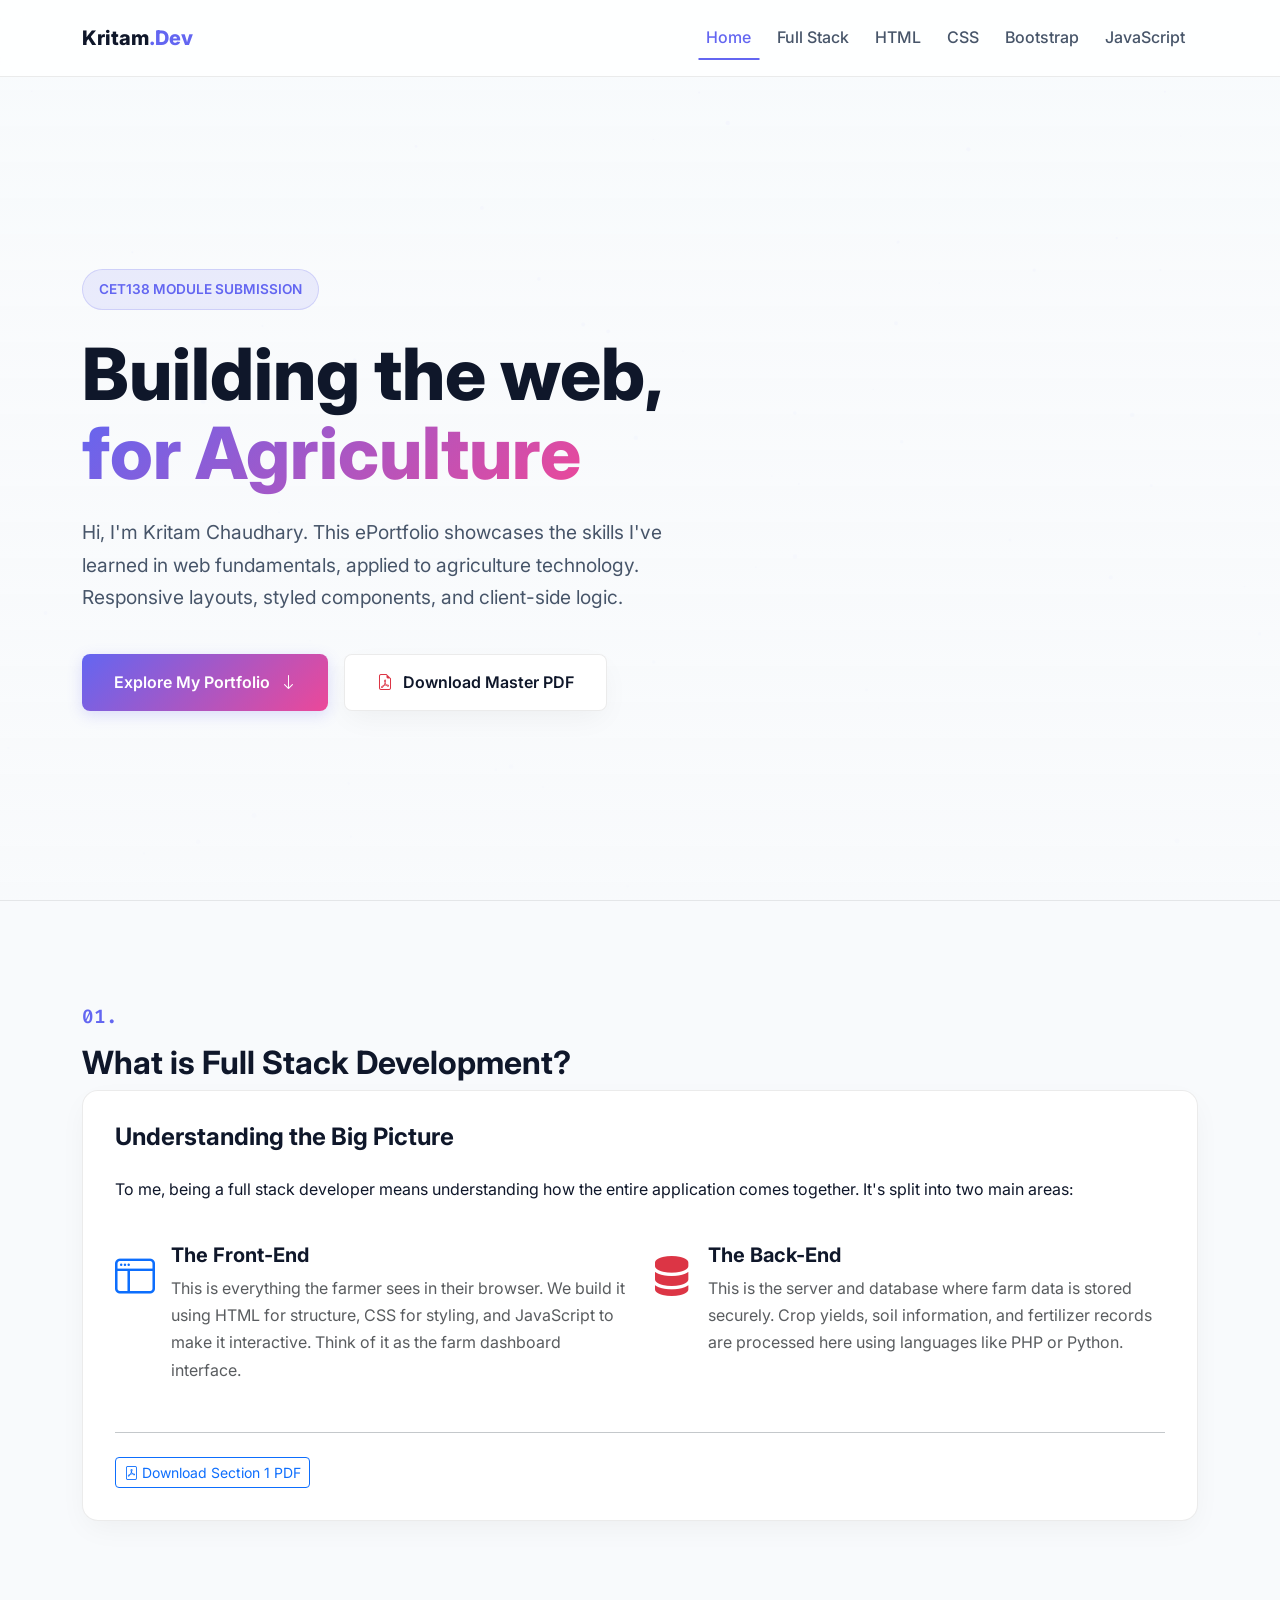
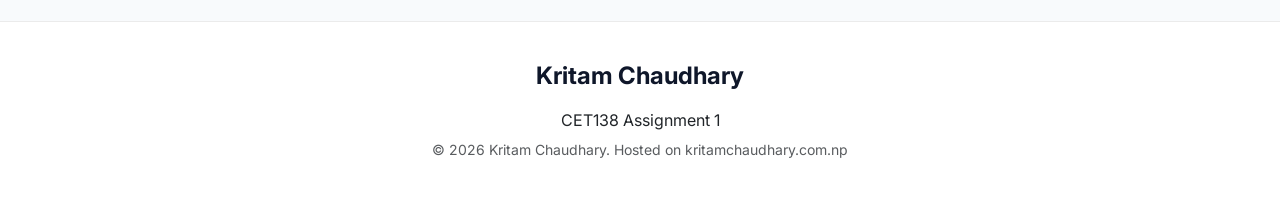
<file: index.html>
<!DOCTYPE html>
<html lang="en">
<head>
    <meta charset="UTF-8">
    <meta name="viewport" content="width=device-width, initial-scale=1.0">
    <meta name="description" content="Kritam Chaudhary - Junior Full Stack Developer ePortfolio">
    <title>Kritam Chaudhary | Agriculture Web Portfolio</title>
    
    <!-- Google Fonts -->
    <link rel="preconnect" href="https://fonts.googleapis.com">
    <link rel="preconnect" href="https://fonts.gstatic.com" crossorigin>
    <link href="https://fonts.googleapis.com/css2?family=Inter:wght@300;400;500;600;700;800&family=Fira+Code:wght@400;600&display=swap" rel="stylesheet">
    
    <!-- Bootstrap 5 CSS -->
    <link href="https://cdn.jsdelivr.net/npm/bootstrap@5.3.2/dist/css/bootstrap.min.css" rel="stylesheet">
    <!-- Bootstrap Icons -->
    <link rel="stylesheet" href="https://cdn.jsdelivr.net/npm/bootstrap-icons@1.11.1/font/bootstrap-icons.css">
    
    <link rel="stylesheet" href="main.css">
</head>
<body>

    <canvas id="bg-canvas"></canvas>

    <!-- NAVBAR -->
    <nav id="navbar" class="navbar navbar-expand-lg navbar-light fixed-top navbar-custom py-3">
        <div class="container">
            <a class="navbar-brand" href="#hero">
                Kritam<span class="brand-accent">.Dev</span>
            </a>
            <button class="navbar-toggler border-0" type="button" data-bs-toggle="collapse" data-bs-target="#navbarNav">
                <i class="bi bi-list fs-2"></i>
            </button>
            <div class="collapse navbar-collapse" id="navbarNav">
                <ul class="navbar-nav ms-auto nav-tracker">
                    <li class="nav-item"><a class="nav-link active" href="#hero">Home</a></li>
                    <li class="nav-item"><a class="nav-link" href="#section-fullstack">Full Stack</a></li>
                    <li class="nav-item"><a class="nav-link" href="htmldemo.html">HTML</a></li>
                    <li class="nav-item"><a class="nav-link" href="cssdemo.html">CSS</a></li>
                    <li class="nav-item"><a class="nav-link" href="bootstrapdemo.html">Bootstrap</a></li>
                    <li class="nav-item"><a class="nav-link" href="javascriptdemo.html">JavaScript</a></li>
                </ul>
            </div>
        </div>
    </nav>

    <!-- HERO SECTION -->
    <section id="hero" class="hero-section">
        <div class="container">
            <div class="row align-items-center">
                <div class="col-lg-8 fade-in-up">
                    <span class="hero-badge">CET138 Module Submission</span>
                    <h1 class="hero-title">
                        Building the web, <br>
                        <span class="gradient-text">for Agriculture</span>
                    </h1>
                    <p class="hero-subtitle">
                        Hi, I'm Kritam Chaudhary. This ePortfolio showcases the skills I've learned in web fundamentals, applied to agriculture technology. Responsive layouts, styled components, and client-side logic.
                    </p>
                    <div class="d-flex gap-3 flex-wrap">
                        <a href="#section-fullstack" class="btn-custom btn-primary-custom">
                            Explore My Portfolio <i class="bi bi-arrow-down"></i>
                        </a>
                        <a href="kritam_master_portfolio.pdf" target="_blank" class="btn-custom btn-pdf">
                            <i class="bi bi-file-earmark-pdf text-danger"></i> Download Master PDF
                        </a>
                    </div>
                </div>
            </div>
        </div>
    </section>

    <!-- SECTION 1: FULL STACK -->
    <section id="section-fullstack" class="content-section">
        <div class="container">
            <div class="section-header fade-in-up">
                <span class="section-number">01.</span>
                <h2>What is Full Stack Development?</h2>
            </div>
            <div class="row fade-in-up">
                <div class="col-12">
                    <div class="explanation-box">
                        <h4 class="mb-4">Understanding the Big Picture</h4>
                        <p>To me, being a full stack developer means understanding how the entire application comes together. It's split into two main areas:</p>
                        
                        <div class="row mt-4 mb-4">
                            <div class="col-md-6 mb-4">
                                <div class="d-flex gap-3">
                                    <i class="bi bi-window-sidebar fs-1 text-primary"></i>
                                    <div>
                                        <h5>The Front-End</h5>
                                        <p class="text-muted text-sm mb-0">This is everything the farmer sees in their browser. We build it using HTML for structure, CSS for styling, and JavaScript to make it interactive. Think of it as the farm dashboard interface.</p>
                                    </div>
                                </div>
                            </div>
                            <div class="col-md-6 mb-4">
                                <div class="d-flex gap-3">
                                    <i class="bi bi-server fs-1 text-danger"></i>
                                    <div>
                                        <h5>The Back-End</h5>
                                        <p class="text-muted text-sm mb-0">This is the server and database where farm data is stored securely. Crop yields, soil information, and fertilizer records are processed here using languages like PHP or Python.</p>
                                    </div>
                                </div>
                            </div>
                        </div>
                        
                        <div class="mt-auto pt-4 border-top border-secondary-subtle">
                            <a href="01_fullstack.pdf" target="_blank" class="btn btn-sm btn-outline-primary">
                                <i class="bi bi-file-pdf"></i> Download Section 1 PDF
                            </a>
                        </div>
                    </div>
                </div>
            </div>
        </div>
    </section>

    <footer>
        <div class="container">
            <h4 class="mb-3">Kritam Chaudhary</h4>
            <p class="mb-1 text-dark">CET138 Assignment 1</p>
            <p class="small text-muted">&copy; 2026 Kritam Chaudhary. Hosted on kritamchaudhary.com.np</p>
        </div>
    </footer>

    <!-- Bootstrap JS -->
    <script src="https://cdn.jsdelivr.net/npm/bootstrap@5.3.2/dist/js/bootstrap.bundle.min.js"></script>
    <script src="main.js"></script>
</body>
</html>
</file>
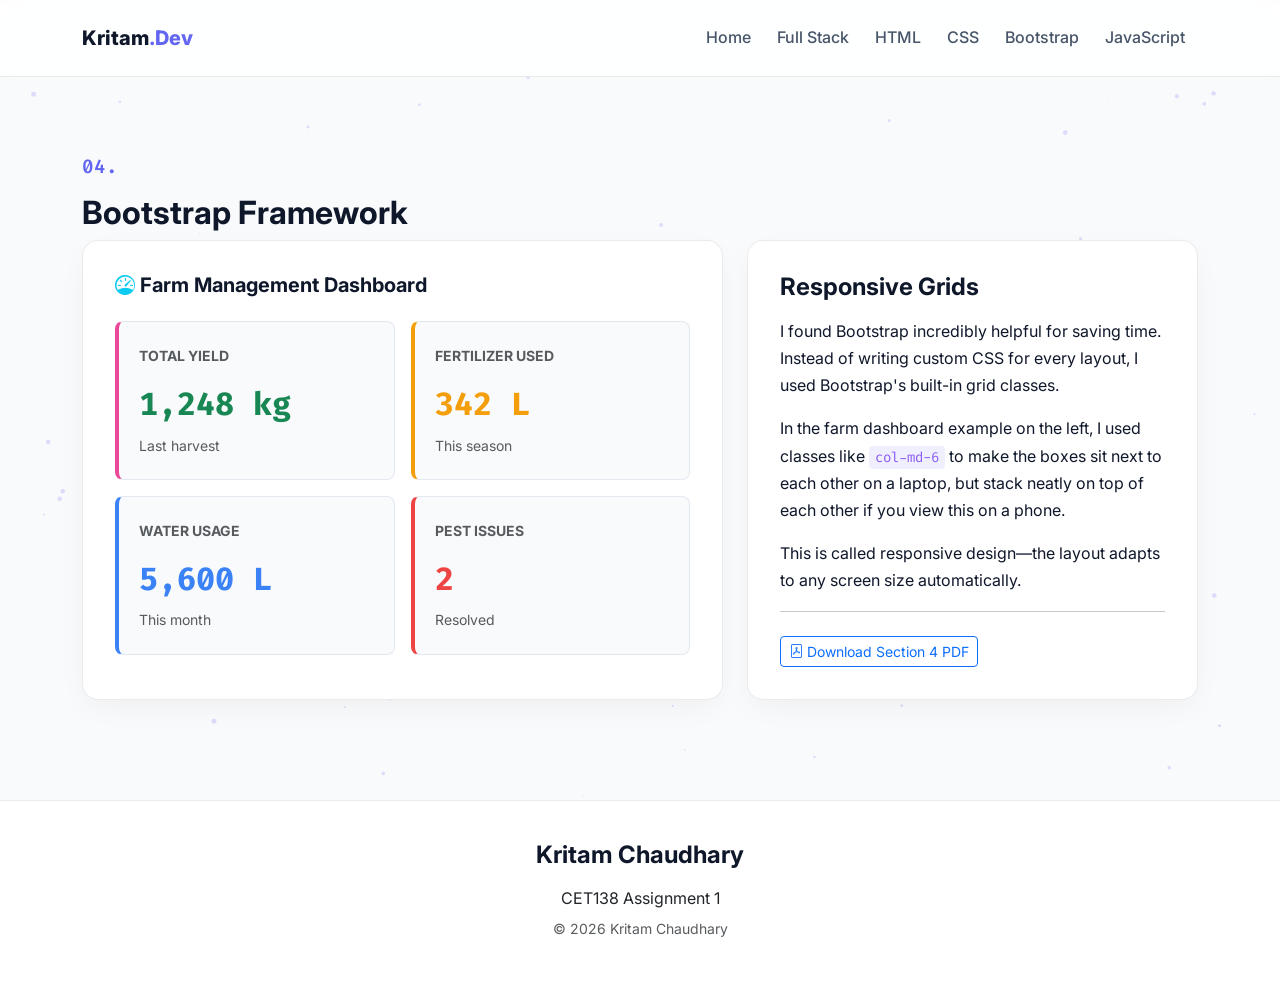
<file: bootstrapdemo.html>
<!DOCTYPE html>
<html lang="en">
<head>
    <meta charset="UTF-8">
    <meta name="viewport" content="width=device-width, initial-scale=1.0">
    <meta name="description" content="Bootstrap Demo - Farm Dashboard">
    <title>Bootstrap Demo | Agriculture Portfolio</title>
    
    <link rel="preconnect" href="https://fonts.googleapis.com">
    <link rel="preconnect" href="https://fonts.gstatic.com" crossorigin>
    <link href="https://fonts.googleapis.com/css2?family=Inter:wght@300;400;500;600;700;800&family=Fira+Code:wght@400;600&display=swap" rel="stylesheet">
    
    <link href="https://cdn.jsdelivr.net/npm/bootstrap@5.3.2/dist/css/bootstrap.min.css" rel="stylesheet">
    <link rel="stylesheet" href="https://cdn.jsdelivr.net/npm/bootstrap-icons@1.11.1/font/bootstrap-icons.css">
    
    <link rel="stylesheet" href="main.css">
</head>
<body>

    <canvas id="bg-canvas"></canvas>

    <!-- NAVBAR -->
    <nav id="navbar" class="navbar navbar-expand-lg navbar-light fixed-top navbar-custom py-3">
        <div class="container">
            <a class="navbar-brand" href="index.html">
                Kritam<span class="brand-accent">.Dev</span>
            </a>
            <button class="navbar-toggler border-0" type="button" data-bs-toggle="collapse" data-bs-target="#navbarNav">
                <i class="bi bi-list fs-2"></i>
            </button>
            <div class="collapse navbar-collapse" id="navbarNav">
                <ul class="navbar-nav ms-auto nav-tracker">
                    <li class="nav-item"><a class="nav-link" href="index.html">Home</a></li>
                    <li class="nav-item"><a class="nav-link" href="index.html#section-fullstack">Full Stack</a></li>
                    <li class="nav-item"><a class="nav-link" href="htmldemo.html">HTML</a></li>
                    <li class="nav-item"><a class="nav-link" href="cssdemo.html">CSS</a></li>
                    <li class="nav-item"><a class="nav-link active" href="bootstrapdemo.html">Bootstrap</a></li>
                    <li class="nav-item"><a class="nav-link" href="javascriptdemo.html">JavaScript</a></li>
                </ul>
            </div>
        </div>
    </nav>

    <!-- SECTION 4: BOOTSTRAP -->
    <section class="content-section" style="padding-top: 150px;">
        <div class="container">
            <div class="section-header fade-in-up">
                <span class="section-number">04.</span>
                <h2>Bootstrap Framework</h2>
            </div>
            <div class="row g-4">
                <div class="col-lg-5 order-lg-2 fade-in-up">
                    <div class="explanation-box">
                        <h4 class="mb-3">Responsive Grids</h4>
                        <p>I found Bootstrap incredibly helpful for saving time. Instead of writing custom CSS for every layout, I used Bootstrap's built-in grid classes.</p>
                        <p>In the farm dashboard example on the left, I used classes like <code>col-md-6</code> to make the boxes sit next to each other on a laptop, but stack neatly on top of each other if you view this on a phone.</p>
                        <p>This is called responsive design—the layout adapts to any screen size automatically.</p>
                        
                        <div class="mt-auto pt-4 border-top border-secondary-subtle">
                            <a href="04_bootstrap.pdf" target="_blank" class="btn btn-sm btn-outline-primary">
                                <i class="bi bi-file-pdf"></i> Download Section 4 PDF
                            </a>
                        </div>
                    </div>
                </div>
                <div class="col-lg-7 order-lg-1 fade-in-up">
                    <div class="evidence-box">
                        <h5 class="mb-4"><i class="bi bi-speedometer text-info"></i> Farm Management Dashboard</h5>
                        <div class="row g-3">
                            <div class="col-md-6">
                                <div class="bs-stat-box h-100">
                                    <span class="text-muted small fw-bold text-uppercase">Total Yield</span>
                                    <p class="bs-stat-value mt-2 text-success">1,248 kg</p>
                                    <small class="text-muted">Last harvest</small>
                                </div>
                            </div>
                            <div class="col-md-6">
                                <div class="bs-stat-box h-100" style="border-left-color: #f59e0b;">
                                    <span class="text-muted small fw-bold text-uppercase">Fertilizer Used</span>
                                    <p class="bs-stat-value mt-2" style="color: #f59e0b;">342 L</p>
                                    <small class="text-muted">This season</small>
                                </div>
                            </div>
                            <div class="col-md-6">
                                <div class="bs-stat-box h-100" style="border-left-color: #3b82f6;">
                                    <span class="text-muted small fw-bold text-uppercase">Water Usage</span>
                                    <p class="bs-stat-value mt-2" style="color: #3b82f6;">5,600 L</p>
                                    <small class="text-muted">This month</small>
                                </div>
                            </div>
                            <div class="col-md-6">
                                <div class="bs-stat-box h-100" style="border-left-color: #ef4444;">
                                    <span class="text-muted small fw-bold text-uppercase">Pest Issues</span>
                                    <p class="bs-stat-value mt-2" style="color: #ef4444;">2</p>
                                    <small class="text-muted">Resolved</small>
                                </div>
                            </div>
                        </div>
                    </div>
                </div>
            </div>
        </div>
    </section>

    <footer>
        <div class="container">
            <h4 class="mb-3">Kritam Chaudhary</h4>
            <p class="mb-1 text-dark">CET138 Assignment 1</p>
            <p class="small text-muted">&copy; 2026 Kritam Chaudhary</p>
        </div>
    </footer>

    <script src="https://cdn.jsdelivr.net/npm/bootstrap@5.3.2/dist/js/bootstrap.bundle.min.js"></script>
    <script src="main.js"></script>
</body>
</html>
</file>
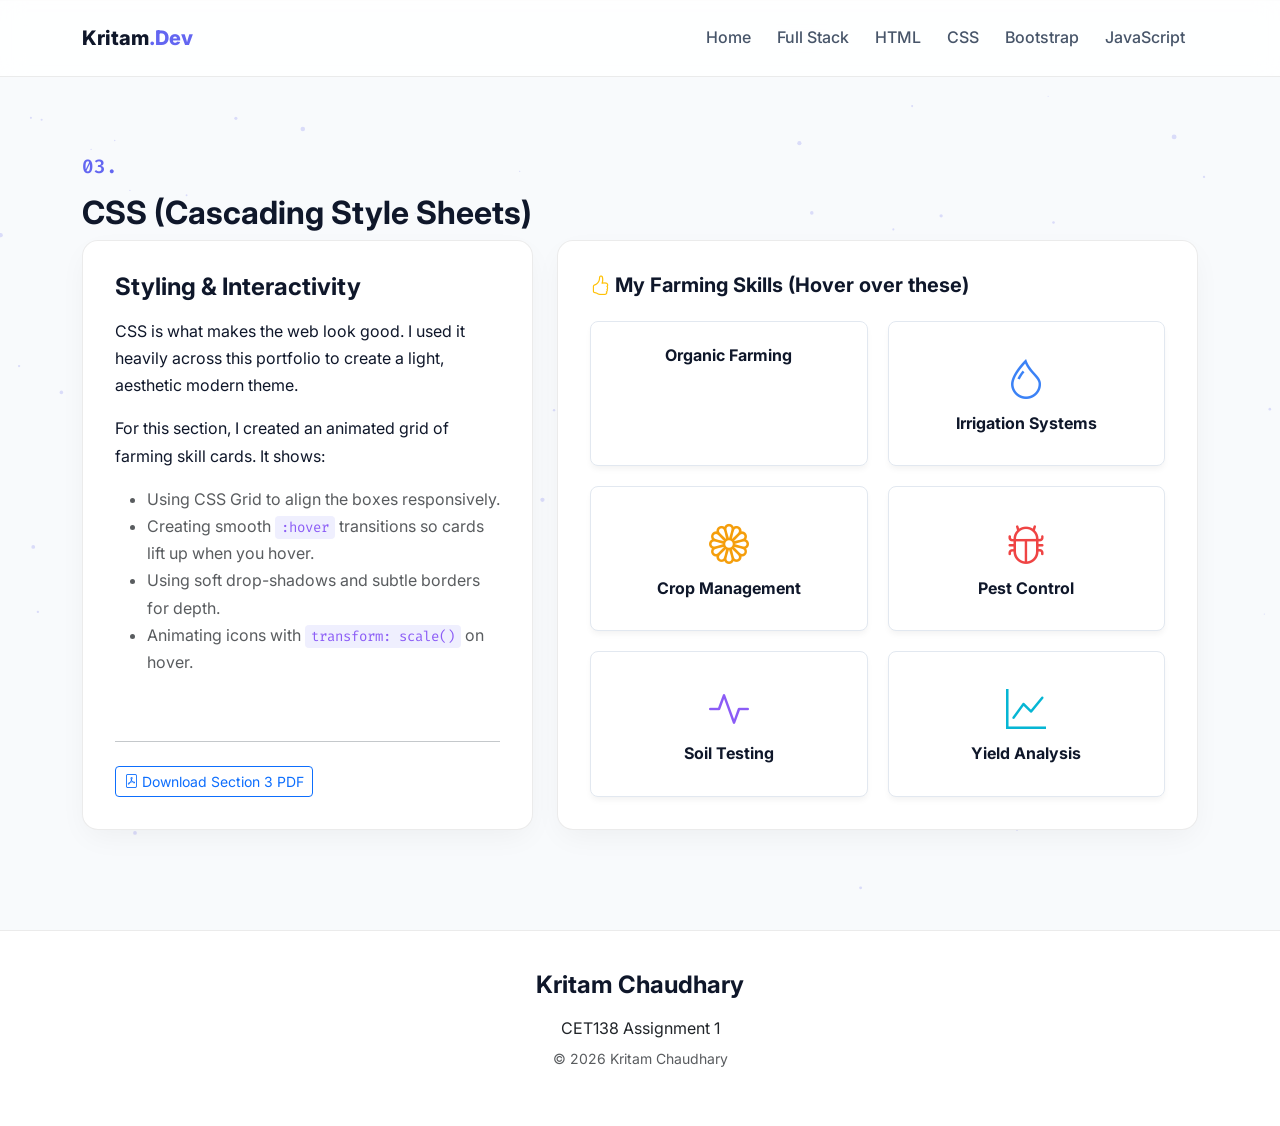
<file: cssdemo.html>
<!DOCTYPE html>
<html lang="en">
<head>
    <meta charset="UTF-8">
    <meta name="viewport" content="width=device-width, initial-scale=1.0">
    <meta name="description" content="CSS Demo - Farming Skills">
    <title>CSS Demo | Agriculture Portfolio</title>
    
    <link rel="preconnect" href="https://fonts.googleapis.com">
    <link rel="preconnect" href="https://fonts.gstatic.com" crossorigin>
    <link href="https://fonts.googleapis.com/css2?family=Inter:wght@300;400;500;600;700;800&family=Fira+Code:wght@400;600&display=swap" rel="stylesheet">
    
    <link href="https://cdn.jsdelivr.net/npm/bootstrap@5.3.2/dist/css/bootstrap.min.css" rel="stylesheet">
    <link rel="stylesheet" href="https://cdn.jsdelivr.net/npm/bootstrap-icons@1.11.1/font/bootstrap-icons.css">
    
    <link rel="stylesheet" href="main.css">
</head>
<body>

    <canvas id="bg-canvas"></canvas>

    <!-- NAVBAR -->
    <nav id="navbar" class="navbar navbar-expand-lg navbar-light fixed-top navbar-custom py-3">
        <div class="container">
            <a class="navbar-brand" href="index.html">
                Kritam<span class="brand-accent">.Dev</span>
            </a>
            <button class="navbar-toggler border-0" type="button" data-bs-toggle="collapse" data-bs-target="#navbarNav">
                <i class="bi bi-list fs-2"></i>
            </button>
            <div class="collapse navbar-collapse" id="navbarNav">
                <ul class="navbar-nav ms-auto nav-tracker">
                    <li class="nav-item"><a class="nav-link" href="index.html">Home</a></li>
                    <li class="nav-item"><a class="nav-link" href="index.html#section-fullstack">Full Stack</a></li>
                    <li class="nav-item"><a class="nav-link" href="htmldemo.html">HTML</a></li>
                    <li class="nav-item"><a class="nav-link active" href="cssdemo.html">CSS</a></li>
                    <li class="nav-item"><a class="nav-link" href="bootstrapdemo.html">Bootstrap</a></li>
                    <li class="nav-item"><a class="nav-link" href="javascriptdemo.html">JavaScript</a></li>
                </ul>
            </div>
        </div>
    </nav>

    <!-- SECTION 3: CSS -->
    <section class="content-section" style="padding-top: 150px;">
        <div class="container">
            <div class="section-header fade-in-up">
                <span class="section-number">03.</span>
                <h2>CSS (Cascading Style Sheets)</h2>
            </div>
            <div class="row g-4">
                <div class="col-lg-5 fade-in-up">
                    <div class="explanation-box">
                        <h4 class="mb-3">Styling & Interactivity</h4>
                        <p>CSS is what makes the web look good. I used it heavily across this portfolio to create a light, aesthetic modern theme.</p>
                        <p>For this section, I created an animated grid of farming skill cards. It shows:</p>
                        <ul class="text-muted mb-4">
                            <li>Using CSS Grid to align the boxes responsively.</li>
                            <li>Creating smooth <code>:hover</code> transitions so cards lift up when you hover.</li>
                            <li>Using soft drop-shadows and subtle borders for depth.</li>
                            <li>Animating icons with <code>transform: scale()</code> on hover.</li>
                        </ul>
                        
                        <div class="mt-auto pt-4 border-top border-secondary-subtle">
                            <a href="03_css.pdf" target="_blank" class="btn btn-sm btn-outline-primary">
                                <i class="bi bi-file-pdf"></i> Download Section 3 PDF
                            </a>
                        </div>
                    </div>
                </div>
                <div class="col-lg-7 fade-in-up">
                    <div class="evidence-box">
                        <h5 class="mb-4"><i class="bi bi-hand-thumbs-up text-warning"></i> My Farming Skills (Hover over these)</h5>
                        <div class="css-card-grid">
                            <div class="css-skill-card">
                                <i class="bi bi-leaf css-skill-icon" style="color: #10b981;"></i>
                                <h6 class="css-skill-title">Organic Farming</h6>
                            </div>
                            <div class="css-skill-card">
                                <i class="bi bi-droplet css-skill-icon" style="color: #3b82f6;"></i>
                                <h6 class="css-skill-title">Irrigation Systems</h6>
                            </div>
                            <div class="css-skill-card">
                                <i class="bi bi-flower1 css-skill-icon" style="color: #f59e0b;"></i>
                                <h6 class="css-skill-title">Crop Management</h6>
                            </div>
                            <div class="css-skill-card">
                                <i class="bi bi-bug css-skill-icon" style="color: #ef4444;"></i>
                                <h6 class="css-skill-title">Pest Control</h6>
                            </div>
                            <div class="css-skill-card">
                                <i class="bi bi-activity css-skill-icon" style="color: #8b5cf6;"></i>
                                <h6 class="css-skill-title">Soil Testing</h6>
                            </div>
                            <div class="css-skill-card">
                                <i class="bi bi-graph-up css-skill-icon" style="color: #06b6d4;"></i>
                                <h6 class="css-skill-title">Yield Analysis</h6>
                            </div>
                        </div>
                    </div>
                </div>
            </div>
        </div>
    </section>

    <footer>
        <div class="container">
            <h4 class="mb-3">Kritam Chaudhary</h4>
            <p class="mb-1 text-dark">CET138 Assignment 1</p>
            <p class="small text-muted">&copy; 2026 Kritam Chaudhary</p>
        </div>
    </footer>

    <script src="https://cdn.jsdelivr.net/npm/bootstrap@5.3.2/dist/js/bootstrap.bundle.min.js"></script>
    <script src="main.js"></script>
</body>
</html>
</file>
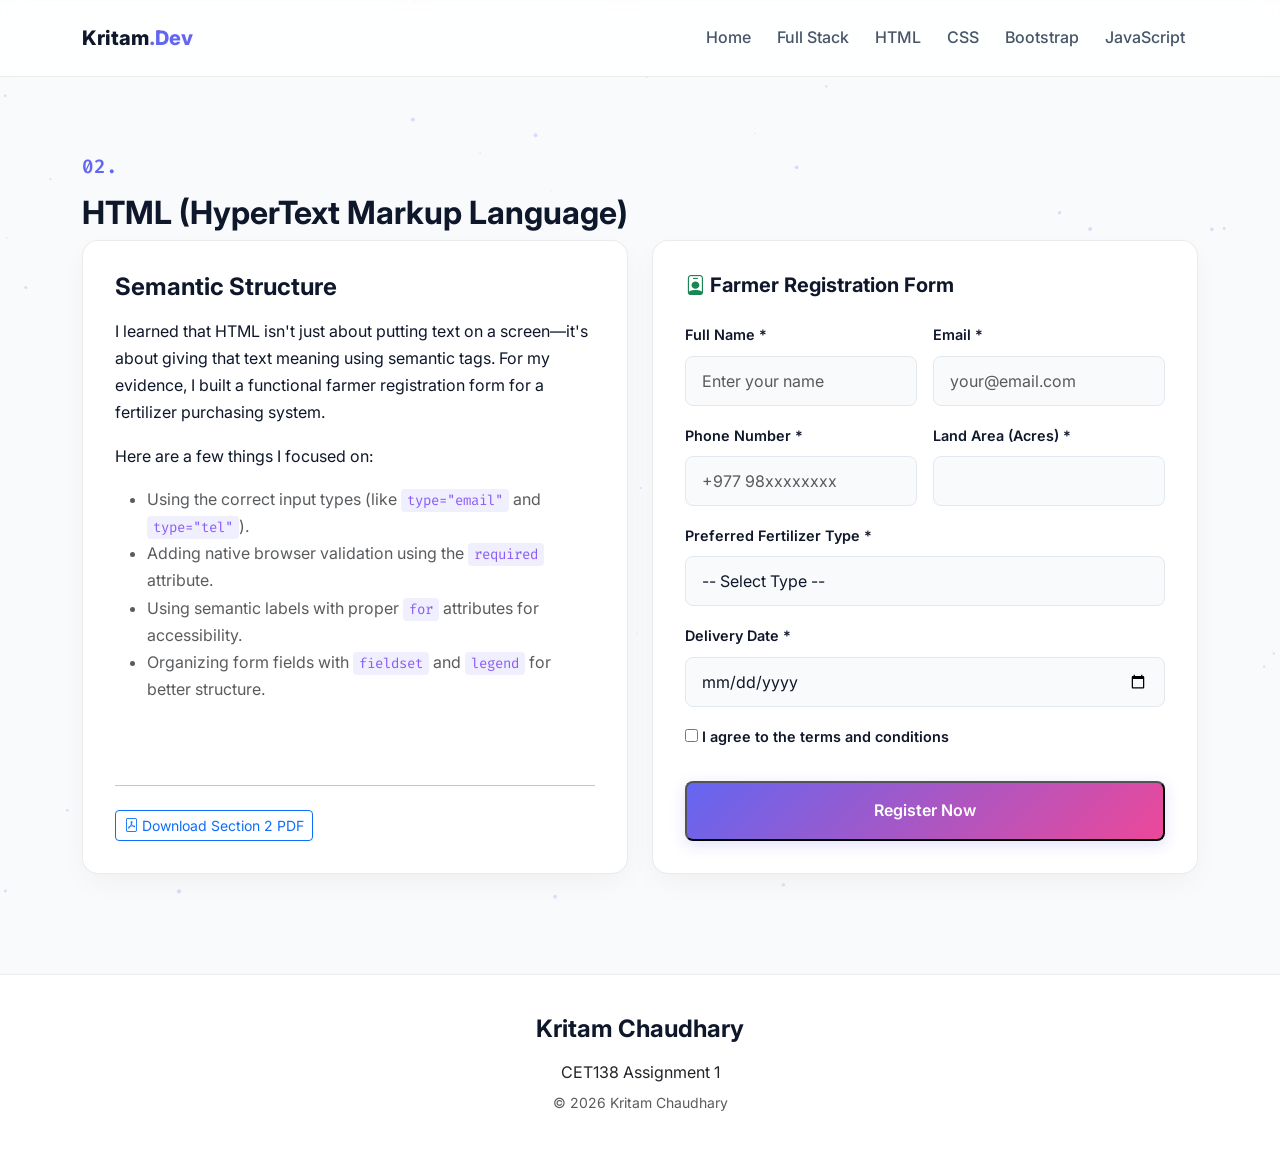
<file: HTMLdemo.html>
<!DOCTYPE html>
<html lang="en">
<head>
    <meta charset="UTF-8">
    <meta name="viewport" content="width=device-width, initial-scale=1.0">
    <meta name="description" content="HTML Demo - Farmer Registration Form">
    <title>HTML Demo | Agriculture Portfolio</title>
    
    <link rel="preconnect" href="https://fonts.googleapis.com">
    <link rel="preconnect" href="https://fonts.gstatic.com" crossorigin>
    <link href="https://fonts.googleapis.com/css2?family=Inter:wght@300;400;500;600;700;800&family=Fira+Code:wght@400;600&display=swap" rel="stylesheet">
    
    <link href="https://cdn.jsdelivr.net/npm/bootstrap@5.3.2/dist/css/bootstrap.min.css" rel="stylesheet">
    <link rel="stylesheet" href="https://cdn.jsdelivr.net/npm/bootstrap-icons@1.11.1/font/bootstrap-icons.css">
    
    <link rel="stylesheet" href="main.css">
</head>
<body>

    <canvas id="bg-canvas"></canvas>

    <!-- NAVBAR -->
    <nav id="navbar" class="navbar navbar-expand-lg navbar-light fixed-top navbar-custom py-3">
        <div class="container">
            <a class="navbar-brand" href="index.html">
                Kritam<span class="brand-accent">.Dev</span>
            </a>
            <button class="navbar-toggler border-0" type="button" data-bs-toggle="collapse" data-bs-target="#navbarNav">
                <i class="bi bi-list fs-2"></i>
            </button>
            <div class="collapse navbar-collapse" id="navbarNav">
                <ul class="navbar-nav ms-auto nav-tracker">
                    <li class="nav-item"><a class="nav-link" href="index.html">Home</a></li>
                    <li class="nav-item"><a class="nav-link" href="index.html#section-fullstack">Full Stack</a></li>
                    <li class="nav-item"><a class="nav-link active" href="htmldemo.html">HTML</a></li>
                    <li class="nav-item"><a class="nav-link" href="cssdemo.html">CSS</a></li>
                    <li class="nav-item"><a class="nav-link" href="bootstrapdemo.html">Bootstrap</a></li>
                    <li class="nav-item"><a class="nav-link" href="javascriptdemo.html">JavaScript</a></li>
                </ul>
            </div>
        </div>
    </nav>

    <!-- SECTION 2: HTML -->
    <section class="content-section" style="padding-top: 150px;">
        <div class="container">
            <div class="section-header fade-in-up">
                <span class="section-number">02.</span>
                <h2>HTML (HyperText Markup Language)</h2>
            </div>
            <div class="row g-4">
                <div class="col-lg-6 fade-in-up">
                    <div class="explanation-box">
                        <h4 class="mb-3">Semantic Structure</h4>
                        <p>I learned that HTML isn't just about putting text on a screen—it's about giving that text meaning using semantic tags. For my evidence, I built a functional farmer registration form for a fertilizer purchasing system.</p>
                        <p>Here are a few things I focused on:</p>
                        <ul class="text-muted mb-4">
                            <li>Using the correct input types (like <code>type="email"</code> and <code>type="tel"</code>).</li>
                            <li>Adding native browser validation using the <code>required</code> attribute.</li>
                            <li>Using semantic labels with proper <code>for</code> attributes for accessibility.</li>
                            <li>Organizing form fields with <code>fieldset</code> and <code>legend</code> for better structure.</li>
                        </ul>
                        
                        <div class="mt-auto pt-4 border-top border-secondary-subtle">
                            <a href="02_html.pdf" target="_blank" class="btn btn-sm btn-outline-primary">
                                <i class="bi bi-file-pdf"></i> Download Section 2 PDF
                            </a>
                        </div>
                    </div>
                </div>
                <div class="col-lg-6 fade-in-up">
                    <div class="evidence-box">
                        <h5 class="mb-4"><i class="bi bi-person-badge text-success"></i> Farmer Registration Form</h5>
                        <form action="#" onsubmit="alert('Form submitted successfully! All HTML5 validation passed.'); return false;">
                            <div class="row g-3">
                                <div class="col-md-6">
                                    <label class="form-label-custom">Full Name *</label>
                                    <input type="text" class="form-control form-control-custom" placeholder="Enter your name" required>
                                </div>
                                <div class="col-md-6">
                                    <label class="form-label-custom">Email *</label>
                                    <input type="email" class="form-control form-control-custom" placeholder="your@email.com" required>
                                </div>
                                <div class="col-md-6">
                                    <label class="form-label-custom">Phone Number *</label>
                                    <input type="tel" class="form-control form-control-custom" placeholder="+977 98xxxxxxxx" required>
                                </div>
                                <div class="col-md-6">
                                    <label class="form-label-custom">Land Area (Acres) *</label>
                                    <input type="number" class="form-control form-control-custom" min="0.1" step="0.1" required>
                                </div>
                                <div class="col-12">
                                    <label class="form-label-custom">Preferred Fertilizer Type *</label>
                                    <select class="form-control form-control-custom" required>
                                        <option value="">-- Select Type --</option>
                                        <option value="organic">Organic Fertilizer</option>
                                        <option value="npk">NPK Fertilizer</option>
                                        <option value="urea">Urea</option>
                                        <option value="dap">DAP</option>
                                    </select>
                                </div>
                                <div class="col-12">
                                    <label class="form-label-custom">Delivery Date *</label>
                                    <input type="date" class="form-control form-control-custom" required>
                                </div>
                                <div class="col-12">
                                    <label class="form-label-custom">
                                        <input type="checkbox" required> I agree to the terms and conditions
                                    </label>
                                </div>
                                <div class="col-12 mt-4">
                                    <button type="submit" class="btn-custom btn-primary-custom w-100 justify-content-center">
                                        Register Now
                                    </button>
                                </div>
                            </div>
                        </form>
                    </div>
                </div>
            </div>
        </div>
    </section>

    <footer>
        <div class="container">
            <h4 class="mb-3">Kritam Chaudhary</h4>
            <p class="mb-1 text-dark">CET138 Assignment 1</p>
            <p class="small text-muted">&copy; 2026 Kritam Chaudhary</p>
        </div>
    </footer>

    <script src="https://cdn.jsdelivr.net/npm/bootstrap@5.3.2/dist/js/bootstrap.bundle.min.js"></script>
    <script src="main.js"></script>
</body>
</html>
</file>
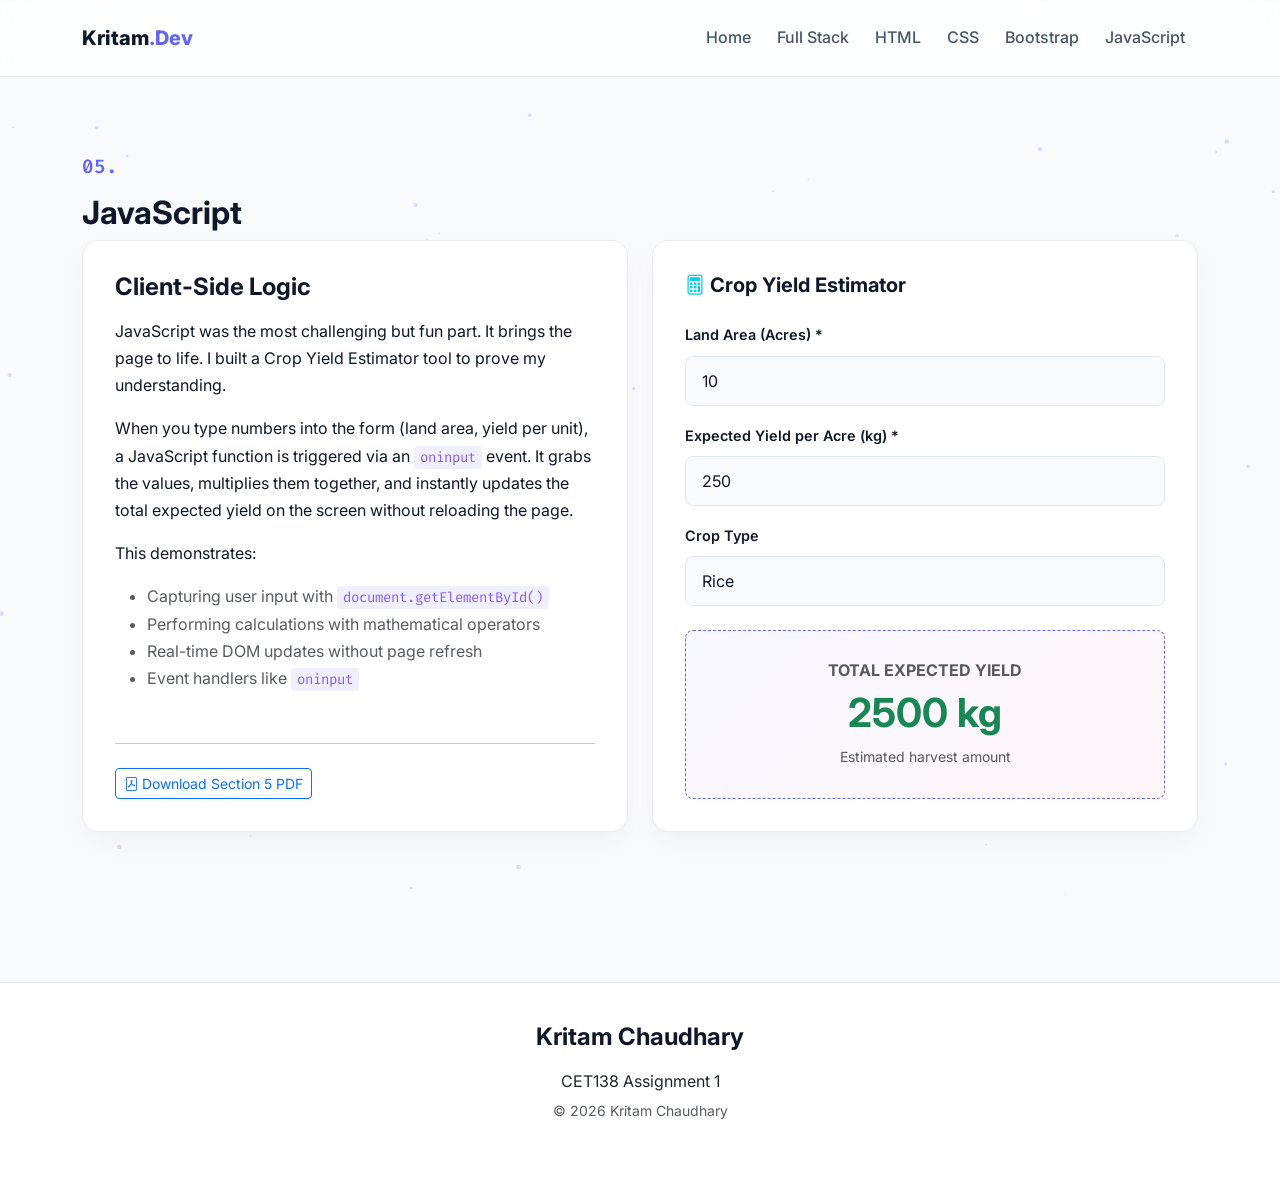
<file: javascriptdemo.html>
<!DOCTYPE html>
<html lang="en">
<head>
    <meta charset="UTF-8">
    <meta name="viewport" content="width=device-width, initial-scale=1.0">
    <meta name="description" content="JavaScript Demo - Crop Yield Calculator">
    <title>JavaScript Demo | Agriculture Portfolio</title>
    
    <link rel="preconnect" href="https://fonts.googleapis.com">
    <link rel="preconnect" href="https://fonts.gstatic.com" crossorigin>
    <link href="https://fonts.googleapis.com/css2?family=Inter:wght@300;400;500;600;700;800&family=Fira+Code:wght@400;600&display=swap" rel="stylesheet">
    
    <link href="https://cdn.jsdelivr.net/npm/bootstrap@5.3.2/dist/css/bootstrap.min.css" rel="stylesheet">
    <link rel="stylesheet" href="https://cdn.jsdelivr.net/npm/bootstrap-icons@1.11.1/font/bootstrap-icons.css">
    
    <link rel="stylesheet" href="main.css">
</head>
<body>

    <canvas id="bg-canvas"></canvas>

    <!-- NAVBAR -->
    <nav id="navbar" class="navbar navbar-expand-lg navbar-light fixed-top navbar-custom py-3">
        <div class="container">
            <a class="navbar-brand" href="index.html">
                Kritam<span class="brand-accent">.Dev</span>
            </a>
            <button class="navbar-toggler border-0" type="button" data-bs-toggle="collapse" data-bs-target="#navbarNav">
                <i class="bi bi-list fs-2"></i>
            </button>
            <div class="collapse navbar-collapse" id="navbarNav">
                <ul class="navbar-nav ms-auto nav-tracker">
                    <li class="nav-item"><a class="nav-link" href="index.html">Home</a></li>
                    <li class="nav-item"><a class="nav-link" href="index.html#section-fullstack">Full Stack</a></li>
                    <li class="nav-item"><a class="nav-link" href="htmldemo.html">HTML</a></li>
                    <li class="nav-item"><a class="nav-link" href="cssdemo.html">CSS</a></li>
                    <li class="nav-item"><a class="nav-link" href="bootstrapdemo.html">Bootstrap</a></li>
                    <li class="nav-item"><a class="nav-link active" href="javascriptdemo.html">JavaScript</a></li>
                </ul>
            </div>
        </div>
    </nav>

    <!-- SECTION 5: JAVASCRIPT -->
    <section class="content-section" style="padding-top: 150px; margin-bottom: 50px;">
        <div class="container">
            <div class="section-header fade-in-up">
                <span class="section-number">05.</span>
                <h2>JavaScript</h2>
            </div>
            <div class="row g-4">
                <div class="col-lg-6 fade-in-up">
                    <div class="explanation-box">
                        <h4 class="mb-3">Client-Side Logic</h4>
                        <p>JavaScript was the most challenging but fun part. It brings the page to life. I built a Crop Yield Estimator tool to prove my understanding.</p>
                        <p>When you type numbers into the form (land area, yield per unit), a JavaScript function is triggered via an <code>oninput</code> event. It grabs the values, multiplies them together, and instantly updates the total expected yield on the screen without reloading the page.</p>
                        <p>This demonstrates:</p>
                        <ul class="text-muted mb-4">
                            <li>Capturing user input with <code>document.getElementById()</code></li>
                            <li>Performing calculations with mathematical operators</li>
                            <li>Real-time DOM updates without page refresh</li>
                            <li>Event handlers like <code>oninput</code></li>
                        </ul>
                        
                        <div class="mt-auto pt-4 border-top border-secondary-subtle">
                            <a href="05_javascript.pdf" target="_blank" class="btn btn-sm btn-outline-primary">
                                <i class="bi bi-file-pdf"></i> Download Section 5 PDF
                            </a>
                        </div>
                    </div>
                </div>
                <div class="col-lg-6 fade-in-up">
                    <div class="evidence-box">
                        <h5 class="mb-4"><i class="bi bi-calculator text-info"></i> Crop Yield Estimator</h5>
                        <div class="row g-3">
                            <div class="col-12">
                                <label class="form-label-custom">Land Area (Acres) *</label>
                                <input type="number" id="jsLandArea" class="form-control form-control-custom" value="10" min="1" oninput="calculateYield()">
                            </div>
                            <div class="col-12">
                                <label class="form-label-custom">Expected Yield per Acre (kg) *</label>
                                <input type="number" id="jsYieldPerAcre" class="form-control form-control-custom" value="250" min="1" oninput="calculateYield()">
                            </div>
                            <div class="col-12">
                                <label class="form-label-custom">Crop Type</label>
                                <select class="form-control form-control-custom" id="jsCropType" onchange="calculateYield()">
                                    <option value="rice">Rice</option>
                                    <option value="wheat">Wheat</option>
                                    <option value="corn">Corn</option>
                                    <option value="vegetables">Vegetables</option>
                                </select>
                            </div>
                            <div class="col-12 mt-4">
                                <div class="js-calc-result">
                                    <h6 class="text-muted fw-bold mb-2 text-uppercase">Total Expected Yield</h6>
                                    <h1 class="mb-0 text-success"><span id="jsTotal">2500</span> kg</h1>
                                    <small class="text-muted mt-2 d-block">Estimated harvest amount</small>
                                </div>
                            </div>
                        </div>
                    </div>
                </div>
            </div>
        </div>
    </section>

    <footer>
        <div class="container">
            <h4 class="mb-3">Kritam Chaudhary</h4>
            <p class="mb-1 text-dark">CET138 Assignment 1</p>
            <p class="small text-muted">&copy; 2026 Kritam Chaudhary</p>
        </div>
    </footer>

    <script src="https://cdn.jsdelivr.net/npm/bootstrap@5.3.2/dist/js/bootstrap.bundle.min.js"></script>
    <script src="main.js"></script>
</body>
</html>
</file>
<file: main.css>
/* --- AESTHETIC LIGHT THEME VARIABLES --- */
:root {
    --bg-main: #f8fafc;        
    --bg-card: #ffffff;        
    --accent-primary: #6366f1;
    --accent-secondary: #ec4899;
    --accent-glow: rgba(99, 102, 241, 0.2);
    --text-main: #0f172a;      
    --text-muted: #475569;     
    --text-code: #8b5cf6;      
    --border-color: rgba(0, 0, 0, 0.08);
    --shadow-soft: 0 10px 30px -5px rgba(0, 0, 0, 0.05);
    --trans-smooth: all 0.4s cubic-bezier(0.4, 0, 0.2, 1);
}

* { 
    margin: 0; 
    padding: 0; 
    box-sizing: border-box; 
}

body {
    font-family: 'Inter', sans-serif;
    background-color: var(--bg-main);
    color: var(--text-main);
    line-height: 1.7;
    overflow-x: hidden;
}

#bg-canvas {
    position: fixed;
    top: 0; 
    left: 0; 
    width: 100vw; 
    height: 100vh;
    z-index: -1; 
    pointer-events: none;
}

h1, h2, h3, h4, h5, h6 { 
    font-weight: 700; 
    color: var(--text-main); 
}

code {
    font-family: 'Fira Code', monospace;
    background: rgba(99, 102, 241, 0.1);
    padding: 2px 6px;
    border-radius: 4px;
    color: var(--text-code);
}

/* --- NAVBAR --- */
.navbar-custom {
    background: rgba(255, 255, 255, 0.85);
    backdrop-filter: blur(12px);
    border-bottom: 1px solid var(--border-color);
    transition: var(--trans-smooth);
}

.navbar-brand { 
    font-weight: 800; 
    color: var(--text-main) !important; 
}

.brand-accent { 
    color: var(--accent-primary); 
}

.nav-link {
    color: var(--text-muted) !important;
    font-weight: 500;
    margin: 0 5px;
    transition: var(--trans-smooth);
    position: relative;
}

.nav-link:hover, 
.nav-link.active { 
    color: var(--accent-primary) !important; 
}

.nav-link::after {
    content: '';
    position: absolute;
    width: 0; 
    height: 2px;
    bottom: 0; 
    left: 50%;
    background-color: var(--accent-primary);
    transition: var(--trans-smooth);
    transform: translateX(-50%);
}

.nav-link:hover::after, 
.nav-link.active::after { 
    width: 100%; 
}

/* --- HERO SECTION --- */
.hero-section {
    min-height: 100vh;
    display: flex; 
    align-items: center;
    padding-top: 80px;
    background: linear-gradient(rgba(248, 250, 252, 0.85), rgba(248, 250, 252, 0.95)), url('https://images.unsplash.com/photo-1500382017468-7049fae79e95?auto=format&fit=crop&w=1920&q=80') center/cover no-repeat;
}

.hero-badge {
    display: inline-block; 
    padding: 8px 16px;
    background: rgba(99, 102, 241, 0.1);
    color: var(--accent-primary);
    border: 1px solid rgba(99, 102, 241, 0.2);
    border-radius: 50px; 
    font-size: 0.85rem; 
    font-weight: 600;
    margin-bottom: 24px; 
    text-transform: uppercase;
}

.hero-title { 
    font-size: clamp(2.5rem, 6vw, 4.5rem); 
    font-weight: 800; 
    line-height: 1.1; 
    margin-bottom: 24px; 
}

.gradient-text {
    background: linear-gradient(135deg, var(--accent-primary), var(--accent-secondary));
    -webkit-background-clip: text; 
    -webkit-text-fill-color: transparent; 
    background-clip: text;
}

.hero-subtitle { 
    font-size: clamp(1.1rem, 2vw, 1.2rem); 
    color: var(--text-muted); 
    max-width: 600px; 
    margin-bottom: 40px; 
}

.btn-custom {
    padding: 14px 32px; 
    border-radius: 8px; 
    font-weight: 600;
    transition: var(--trans-smooth); 
    text-decoration: none; 
    display: inline-flex; 
    align-items: center; 
    gap: 10px;
}

.btn-primary-custom {
    background: linear-gradient(135deg, var(--accent-primary), var(--accent-secondary));
    color: #fff; 
    box-shadow: 0 4px 15px var(--accent-glow);
}

.btn-primary-custom:hover { 
    transform: translateY(-3px); 
    box-shadow: 0 8px 25px var(--accent-glow); 
    color: #fff; 
}

.btn-pdf { 
    background: #ffffff; 
    color: var(--text-main); 
    border: 1px solid var(--border-color); 
    box-shadow: var(--shadow-soft); 
}

.btn-pdf:hover { 
    background: #f1f5f9; 
    color: var(--accent-primary); 
    border-color: var(--accent-primary); 
}

/* --- SECTIONS --- */
.content-section { 
    padding: 100px 0; 
    border-top: 1px solid var(--border-color); 
    position: relative; 
    z-index: 1; 
}

.section-number { 
    font-family: 'Fira Code', monospace; 
    color: var(--accent-primary); 
    font-size: 1.2rem; 
    font-weight: 600; 
    display: block; 
    margin-bottom: 10px; 
}

.explanation-box { 
    background: var(--bg-card); 
    border: 1px solid var(--border-color); 
    border-radius: 16px; 
    padding: 32px; 
    height: 100%; 
    display: flex; 
    flex-direction: column; 
    box-shadow: var(--shadow-soft); 
}

.evidence-box { 
    background: var(--bg-card); 
    border: 1px solid var(--border-color); 
    border-radius: 16px; 
    padding: 32px; 
    height: 100%; 
    position: relative; 
    overflow: hidden; 
    box-shadow: var(--shadow-soft); 
}

/* --- HTML FORM --- */
.form-control-custom {
    background: #f8fafc; 
    border: 1px solid #e2e8f0; 
    color: var(--text-main); 
    border-radius: 8px; 
    padding: 12px 16px;
}

.form-control-custom:focus { 
    background: #ffffff; 
    border-color: var(--accent-primary); 
    box-shadow: 0 0 0 3px rgba(99, 102, 241, 0.2); 
    color: var(--text-main); 
}

.form-label-custom { 
    font-size: 0.9rem; 
    font-weight: 600; 
    color: var(--text-main); 
    margin-bottom: 8px; 
}

/* --- CSS CARDS --- */
.css-card-grid { 
    display: grid; 
    grid-template-columns: repeat(auto-fit, minmax(200px, 1fr)); 
    gap: 20px; 
}

.css-skill-card {
    background: #ffffff; 
    border: 1px solid #e2e8f0; 
    border-radius: 8px; 
    padding: 24px; 
    text-align: center; 
    transition: all 0.4s; 
    cursor: pointer; 
    position: relative; 
    overflow: hidden; 
    box-shadow: 0 4px 6px -1px rgba(0, 0, 0, 0.05);
}

.css-skill-card::before {
    content: ''; 
    position: absolute; 
    top: 0; 
    left: 0; 
    width: 100%; 
    height: 100%; 
    background: radial-gradient(circle at center, rgba(99, 102, 241, 0.05) 0%, transparent 70%); 
    opacity: 0; 
    transition: opacity 0.4s; 
    z-index: 0;
}

.css-skill-card:hover { 
    transform: translateY(-8px); 
    border-color: var(--accent-primary); 
    box-shadow: 0 15px 30px -5px rgba(99, 102, 241, 0.15); 
}

.css-skill-card:hover::before { 
    opacity: 1; 
}

.css-skill-icon { 
    font-size: 2.5rem; 
    color: var(--accent-primary); 
    margin-bottom: 16px; 
    position: relative; 
    z-index: 1; 
    transition: transform 0.4s; 
}

.css-skill-card:hover .css-skill-icon { 
    transform: scale(1.1) rotate(5deg); 
}

.css-skill-title { 
    font-weight: 700; 
    position: relative; 
    z-index: 1; 
    color: var(--text-main); 
}

/* --- BOOTSTRAP BOXES --- */
.bs-stat-box { 
    background: #f8fafc; 
    border: 1px solid #e2e8f0; 
    border-radius: 8px; 
    padding: 20px; 
    border-left: 4px solid var(--accent-secondary); 
    transition: transform 0.3s; 
}

.bs-stat-box:hover { 
    transform: translateY(-3px); 
    box-shadow: var(--shadow-soft); 
}

.bs-stat-value { 
    font-size: 2rem; 
    font-weight: 800; 
    font-family: 'Fira Code', monospace; 
    margin: 0; 
    color: var(--text-main); 
}

/* --- JS BOX --- */
.js-calc-result { 
    background: linear-gradient(135deg, rgba(99, 102, 241, 0.05), rgba(236, 72, 153, 0.05)); 
    border: 1px dashed var(--accent-primary); 
    border-radius: 8px; 
    padding: 30px; 
    text-align: center; 
}

/* --- ANIMATIONS --- */
.fade-in-up { 
    opacity: 0; 
    transform: translateY(30px); 
    transition: opacity 0.8s ease-out, transform 0.8s ease-out; 
}

.fade-in-up.visible { 
    opacity: 1; 
    transform: translateY(0); 
}

footer { 
    background: #ffffff; 
    padding: 40px 0; 
    border-top: 1px solid var(--border-color); 
    text-align: center; 
    color: var(--text-muted); 
}
</file>
